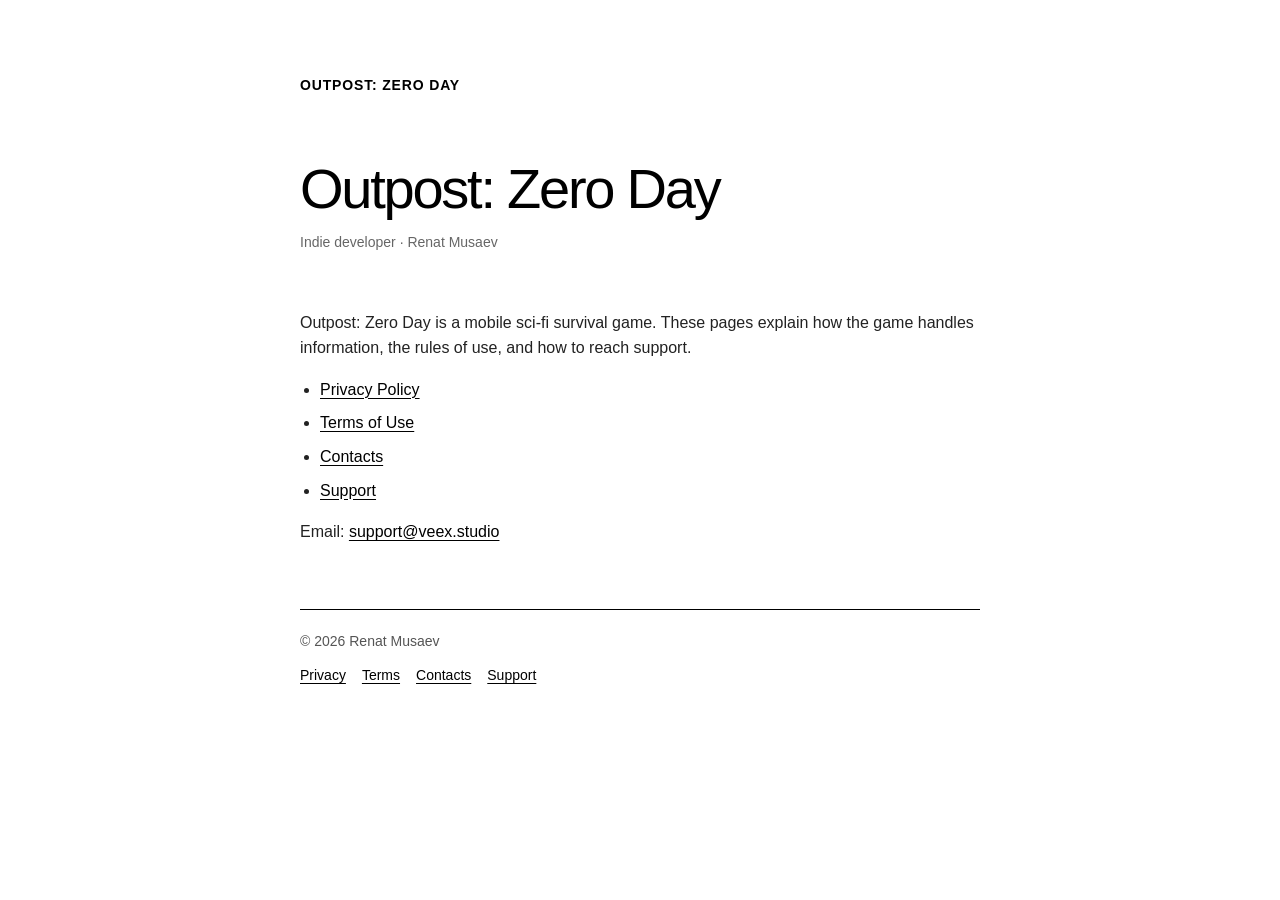
<file: index.html>
<!doctype html>
<html lang="en">
<head>
  <meta charset="utf-8">
  <meta name="viewport" content="width=device-width, initial-scale=1">
  <title>Outpost: Zero Day — Renat Musaev</title>
  <meta name="description" content="Privacy, terms, contacts, and support for Outpost: Zero Day by Renat Musaev.">
  <link rel="stylesheet" href="styles.css">
</head>
<body>
<main>
  <a class="brand" href="./">Outpost: Zero Day</a>
  <h1>Outpost: Zero Day</h1>
  <p class="updated">Indie developer · Renat Musaev</p>
  <p>Outpost: Zero Day is a mobile sci-fi survival game. These pages explain how the game handles information, the rules of use, and how to reach support.</p>
  <ul>
    <li><a href="outpost/policy/">Privacy Policy</a></li>
    <li><a href="outpost/terms/">Terms of Use</a></li>
    <li><a href="outpost/contacts/">Contacts</a></li>
    <li><a href="outpost/support/">Support</a></li>
  </ul>
  <p>Email: <a href="mailto:support@veex.studio">support@veex.studio</a></p>
  <footer>© 2026 Renat Musaev
    <nav>
      <a href="outpost/policy/">Privacy</a>
      <a href="outpost/terms/">Terms</a>
      <a href="outpost/contacts/">Contacts</a>
      <a href="outpost/support/">Support</a>
    </nav>
  </footer>
</main>
</body>
</html>
</file>
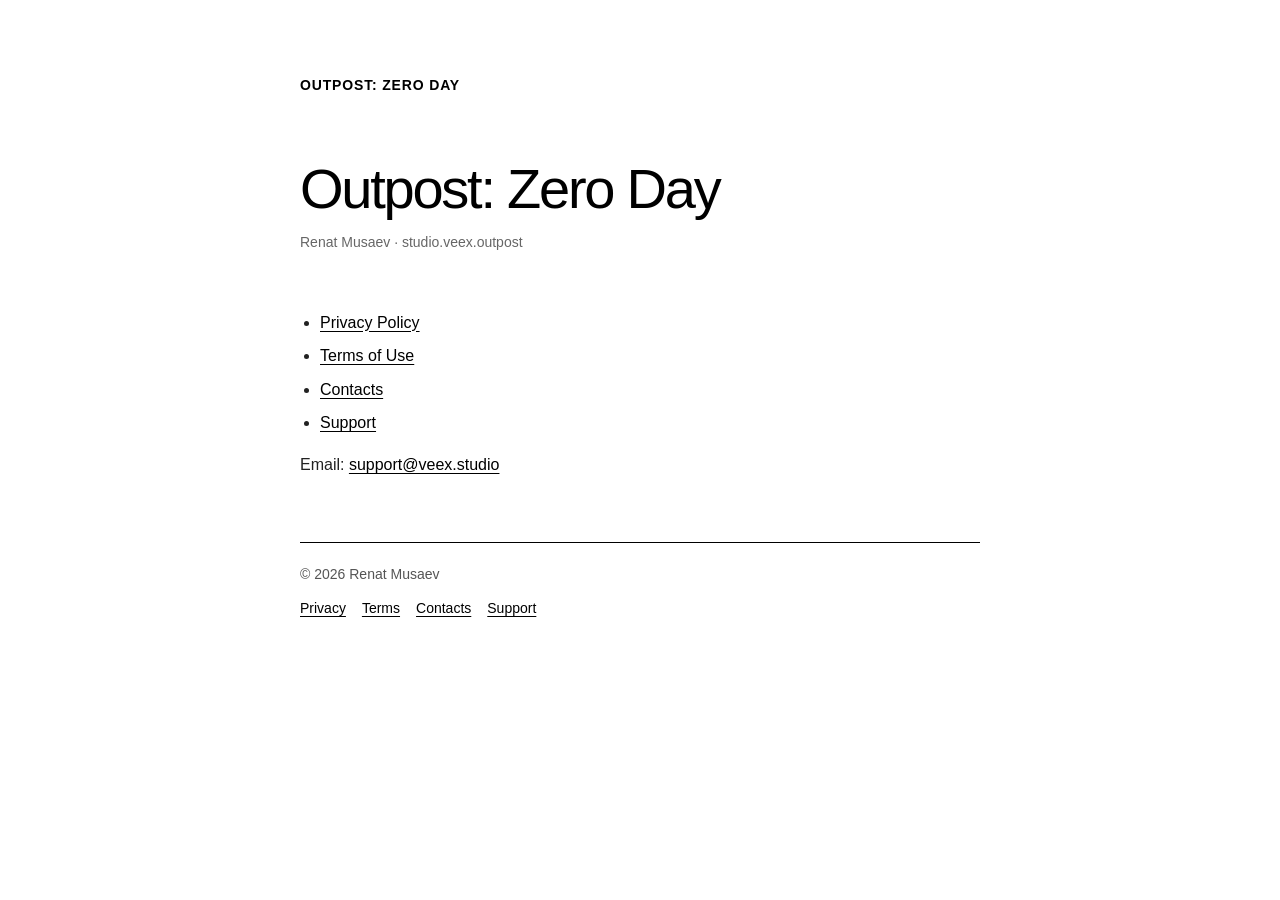
<file: outpost/index.html>
<!doctype html>
<html lang="en">
<head>
  <meta charset="utf-8">
  <meta name="viewport" content="width=device-width, initial-scale=1">
  <title>Outpost: Zero Day</title>
  <meta name="description" content="Information pages for Outpost: Zero Day by indie developer Renat Musaev.">
  <link rel="stylesheet" href="../styles.css">
</head>
<body>
<main>
  <a class="brand" href="./">Outpost: Zero Day</a>
  <h1>Outpost: Zero Day</h1>
  <p class="updated">Renat Musaev · studio.veex.outpost</p>
  <ul>
    <li><a href="policy/">Privacy Policy</a></li>
    <li><a href="terms/">Terms of Use</a></li>
    <li><a href="contacts/">Contacts</a></li>
    <li><a href="support/">Support</a></li>
  </ul>
  <p>Email: <a href="mailto:support@veex.studio">support@veex.studio</a></p>
  <footer>© 2026 Renat Musaev
    <nav>
      <a href="policy/">Privacy</a>
      <a href="terms/">Terms</a>
      <a href="contacts/">Contacts</a>
      <a href="support/">Support</a>
    </nav>
  </footer>
</main>
</body>
</html>
</file>
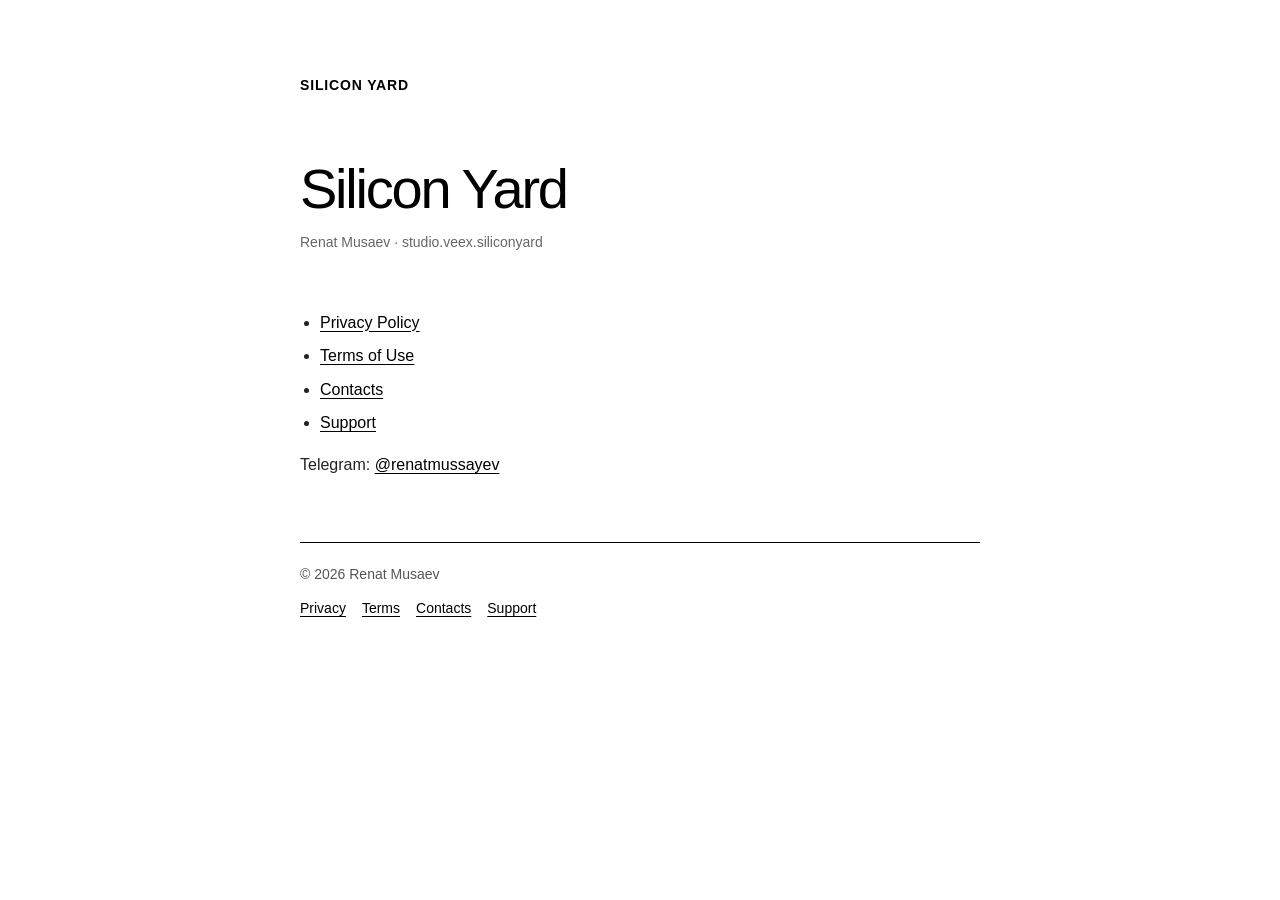
<file: siliconyard/index.html>
<!doctype html>
<html lang="en">
<head>
  <meta charset="utf-8">
  <meta name="viewport" content="width=device-width, initial-scale=1">
  <title>Silicon Yard</title>
  <meta name="description" content="Information pages for Silicon Yard by indie developer Renat Musaev.">
  <link rel="stylesheet" href="../styles.css">
</head>
<body>
<main>
  <a class="brand" href="./">Silicon Yard</a>
  <h1>Silicon Yard</h1>
  <p class="updated">Renat Musaev · studio.veex.siliconyard</p>
  <ul>
    <li><a href="policy/">Privacy Policy</a></li>
    <li><a href="terms/">Terms of Use</a></li>
    <li><a href="contacts/">Contacts</a></li>
    <li><a href="support/">Support</a></li>
  </ul>
  <p>Telegram: <a href="https://t.me/renatmussayev">@renatmussayev</a></p>
  <footer>© 2026 Renat Musaev
    <nav>
      <a href="policy/">Privacy</a>
      <a href="terms/">Terms</a>
      <a href="contacts/">Contacts</a>
      <a href="support/">Support</a>
    </nav>
  </footer>
</main>
</body>
</html>
</file>
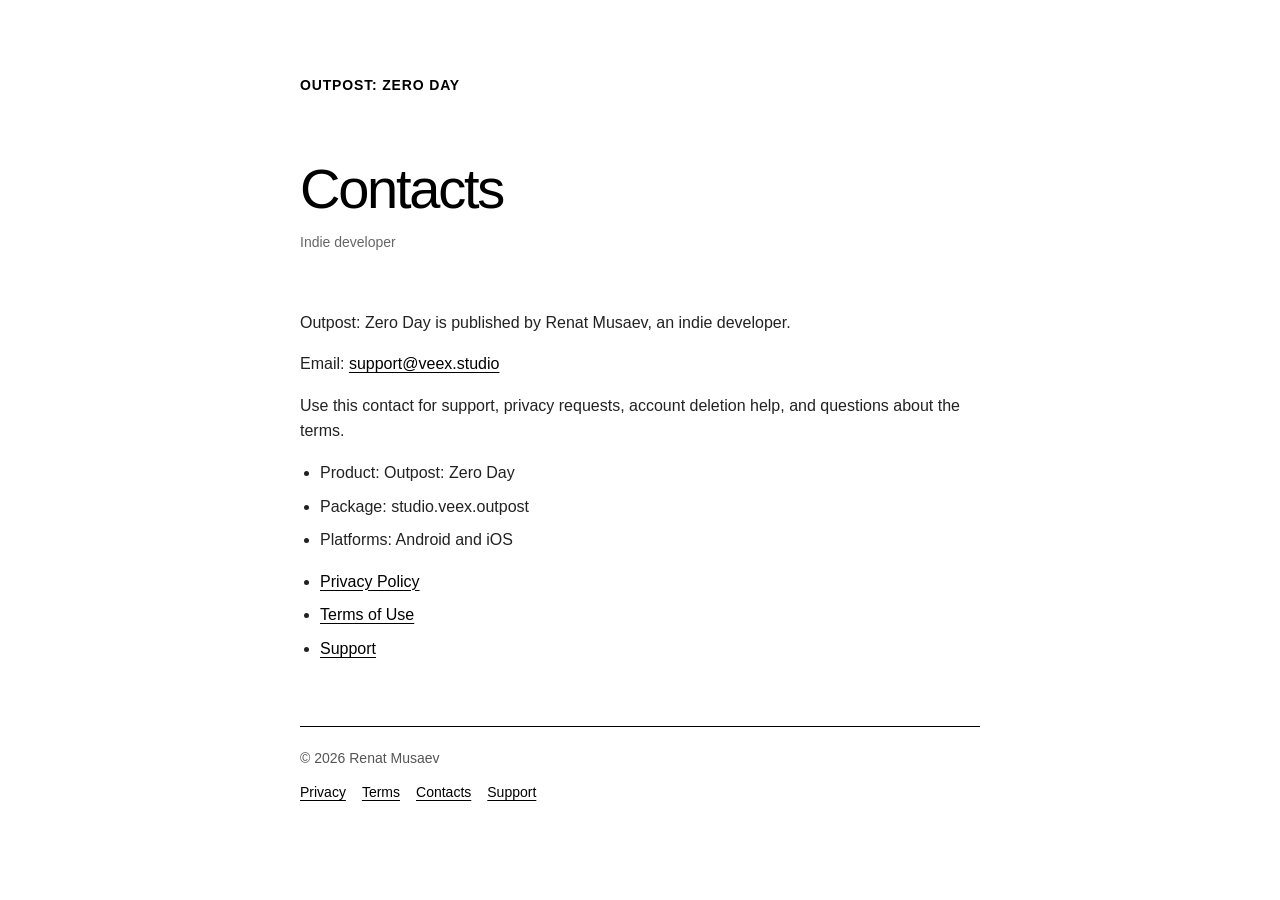
<file: outpost/contacts/index.html>
<!doctype html>
<html lang="en">
<head>
  <meta charset="utf-8">
  <meta name="viewport" content="width=device-width, initial-scale=1">
  <title>Contacts — Outpost: Zero Day</title>
  <meta name="description" content="Contact indie developer Renat Musaev about Outpost: Zero Day.">
  <link rel="stylesheet" href="../../styles.css">
</head>
<body>
<main>
  <a class="brand" href="../">Outpost: Zero Day</a>
  <h1>Contacts</h1>
  <p class="updated">Indie developer</p>
  <p>Outpost: Zero Day is published by Renat Musaev, an indie developer.</p>
  <p>Email: <a href="mailto:support@veex.studio">support@veex.studio</a></p>
  <p>Use this contact for support, privacy requests, account deletion help, and questions about the terms.</p>
  <ul>
    <li>Product: Outpost: Zero Day</li>
    <li>Package: studio.veex.outpost</li>
    <li>Platforms: Android and iOS</li>
  </ul>
  <ul>
    <li><a href="../policy/">Privacy Policy</a></li>
    <li><a href="../terms/">Terms of Use</a></li>
    <li><a href="../support/">Support</a></li>
  </ul>

  <footer>© 2026 Renat Musaev
    <nav>
      <a href="../policy/">Privacy</a>
      <a href="../terms/">Terms</a>
      <a href="../contacts/">Contacts</a>
      <a href="../support/">Support</a>
    </nav>
  </footer>
</main>
</body>
</html>
</file>
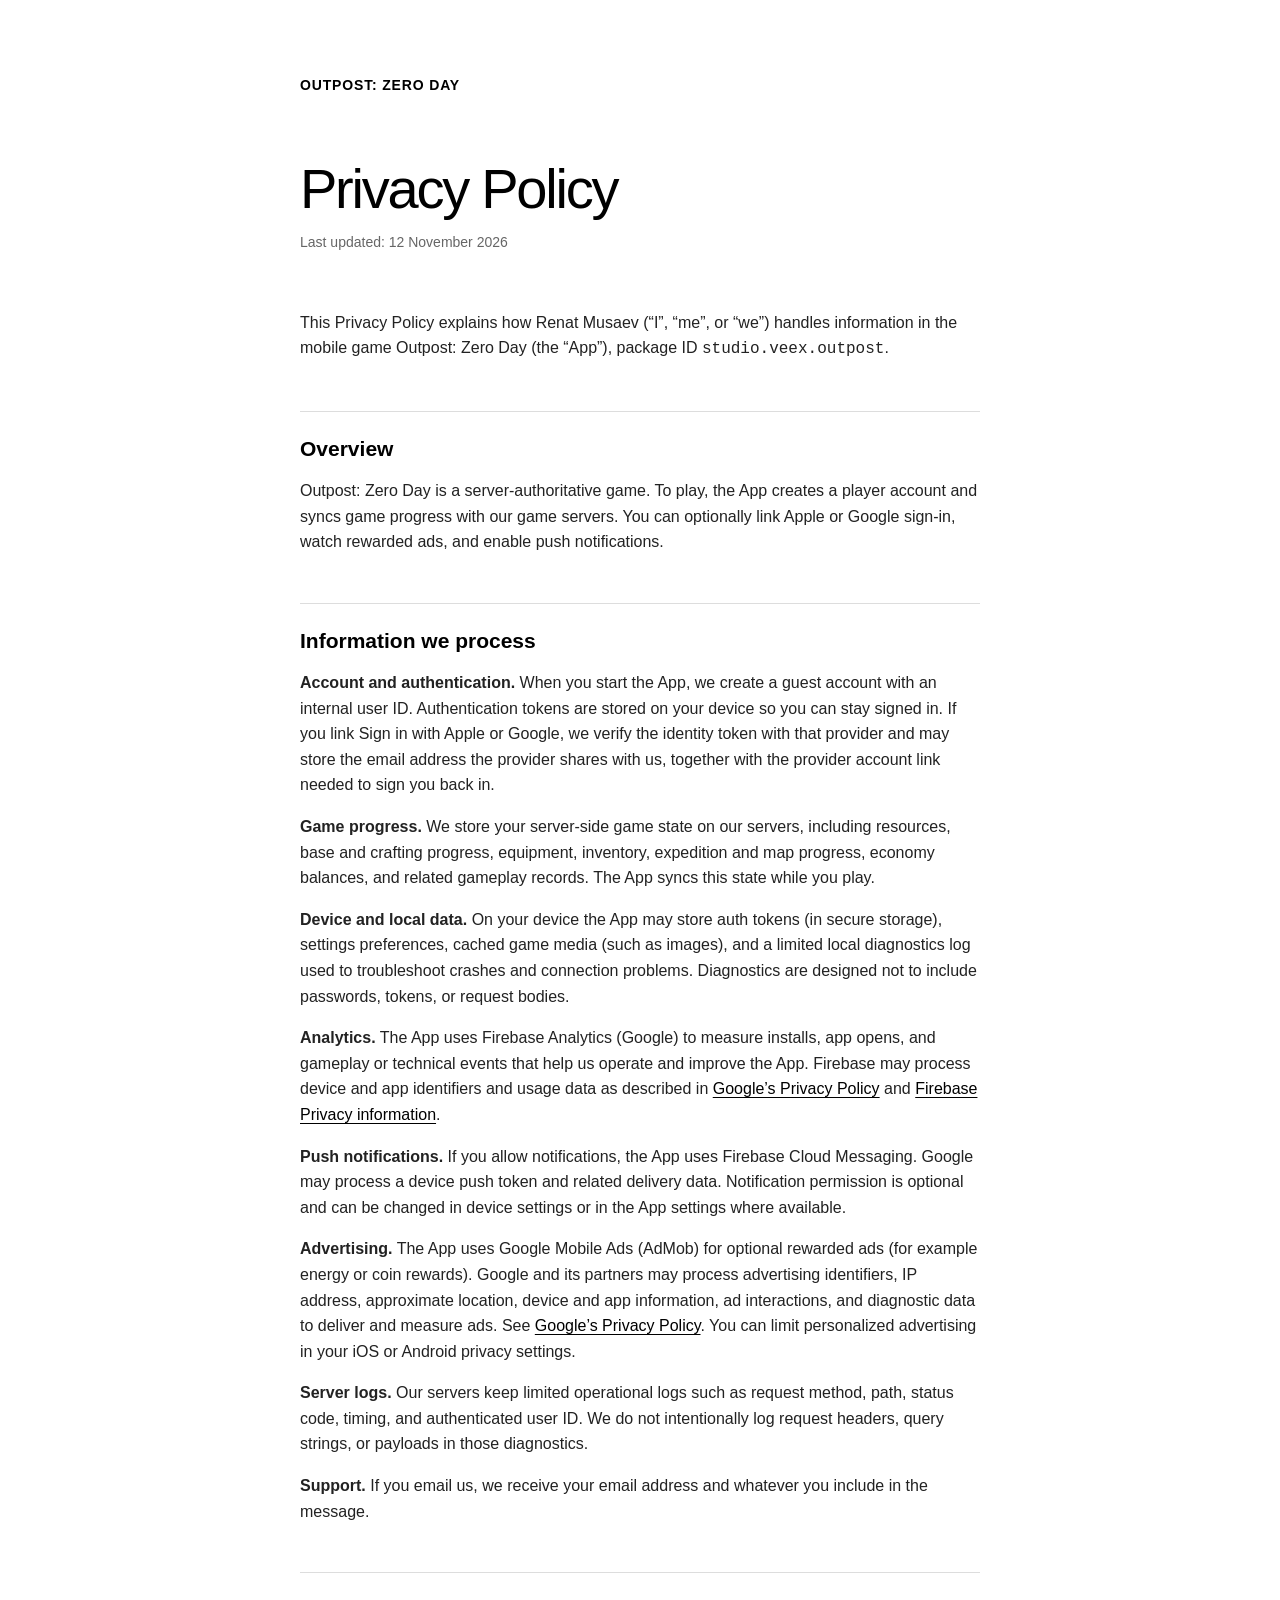
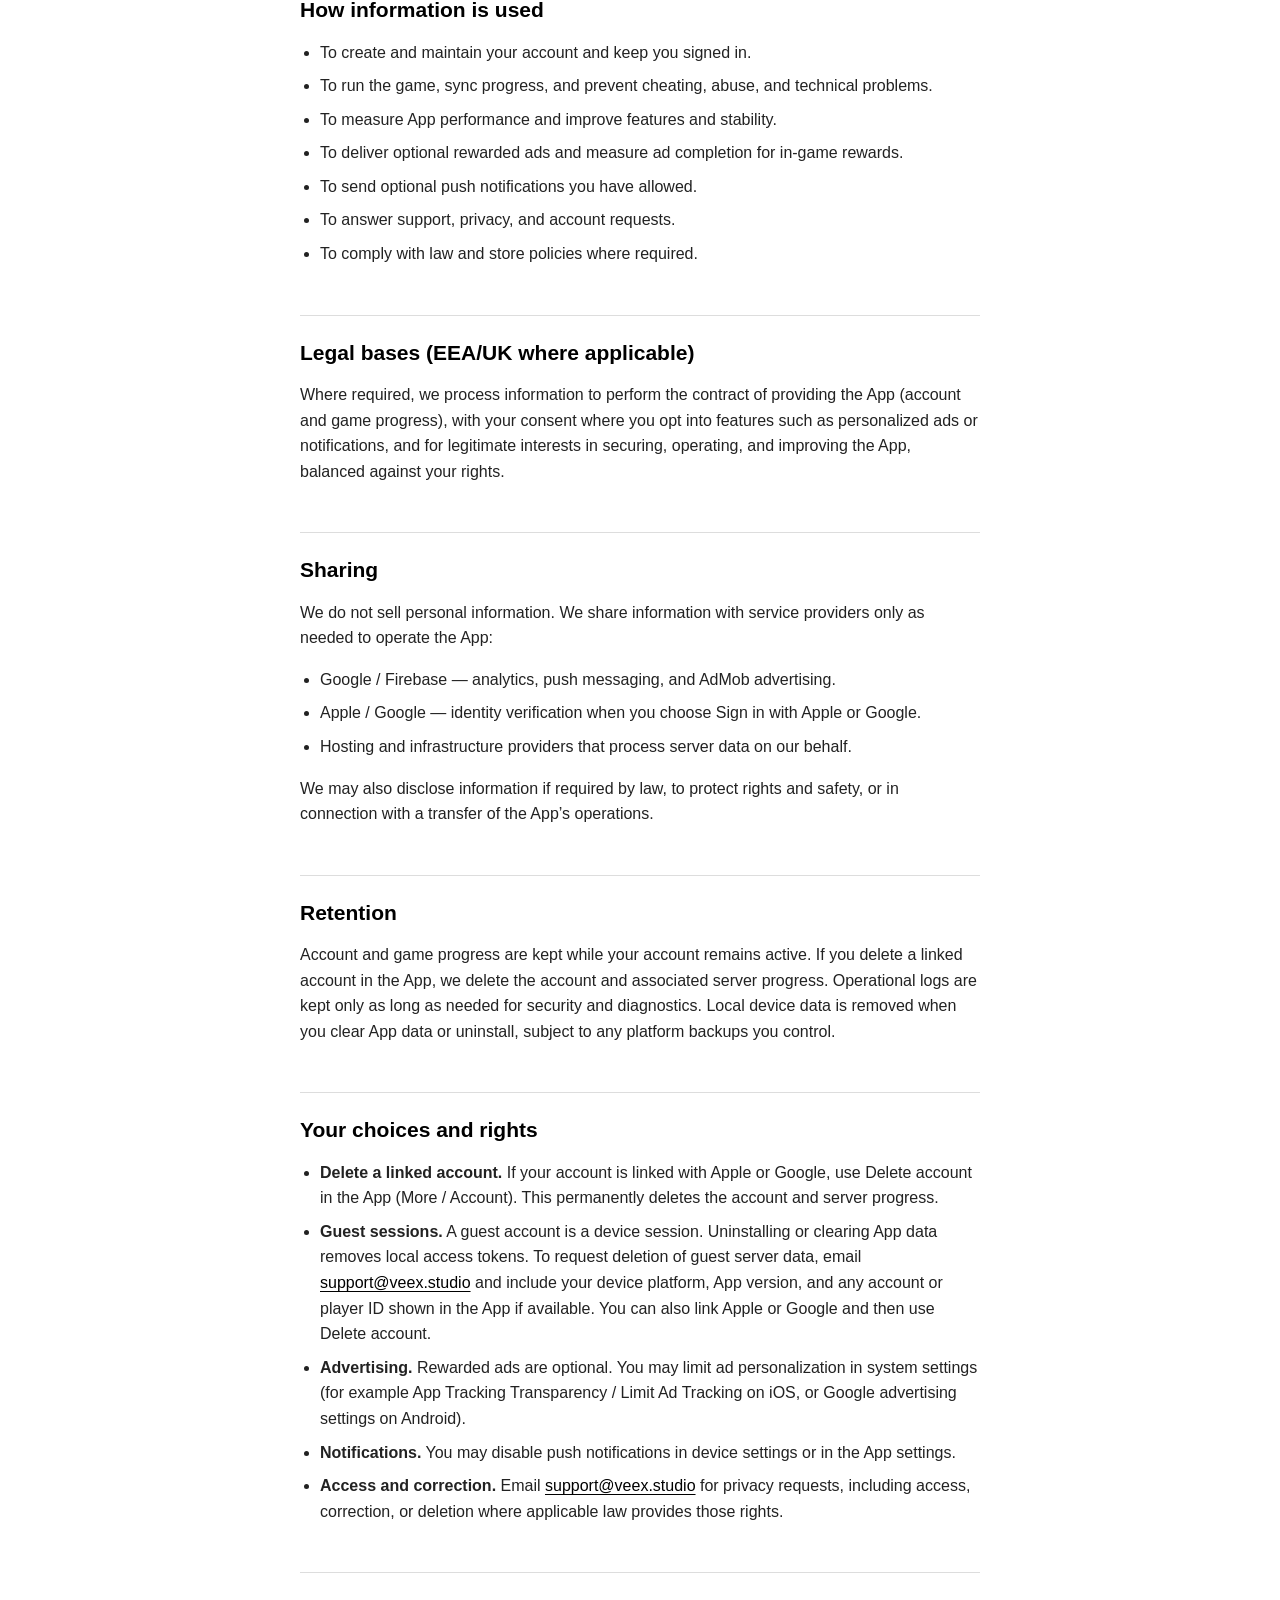
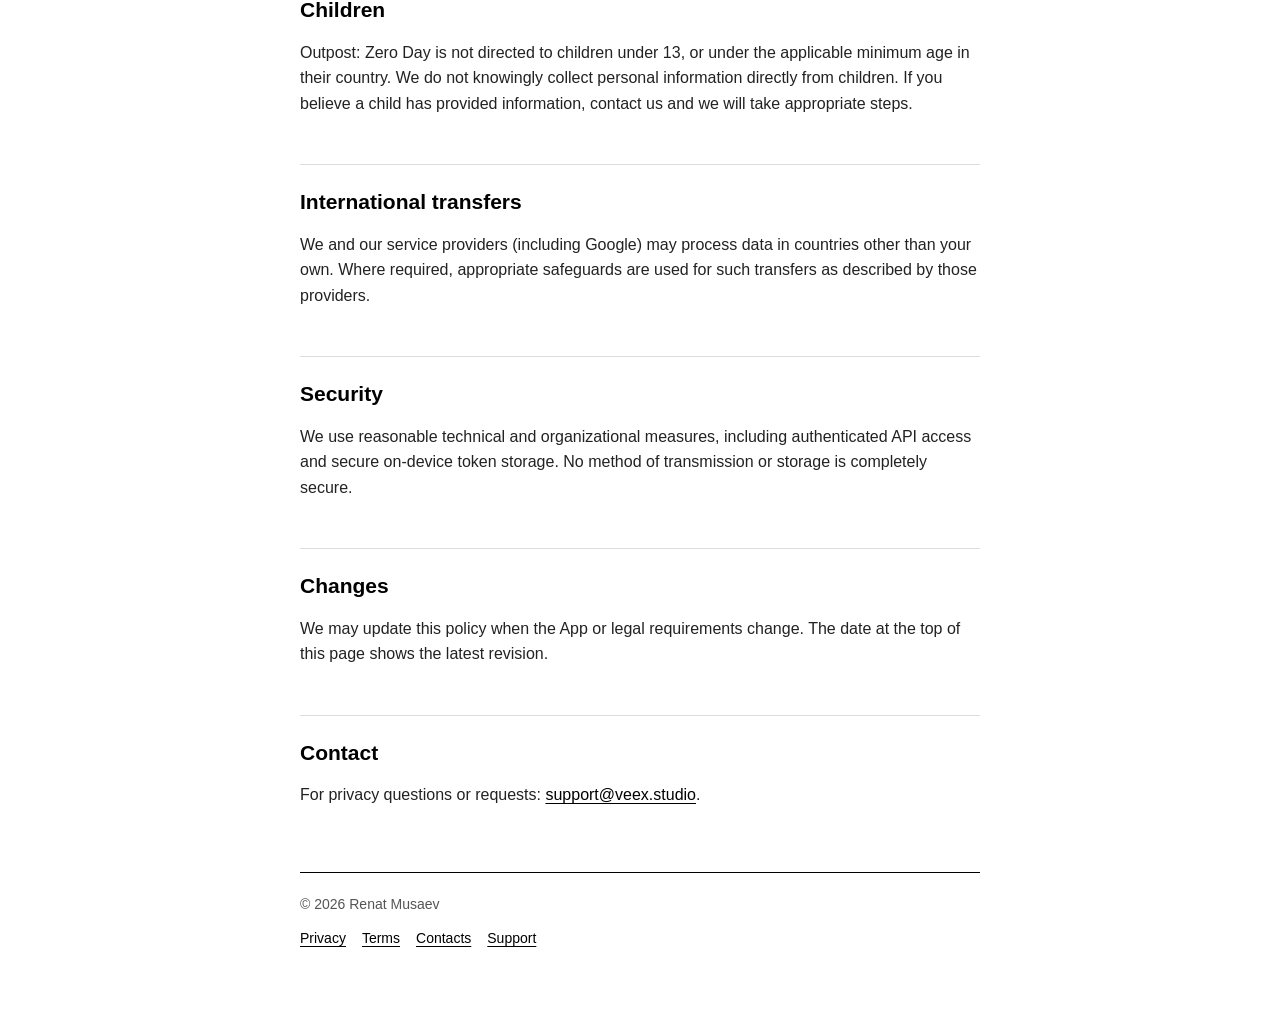
<file: outpost/policy/index.html>
<!doctype html>
<html lang="en">
<head>
  <meta charset="utf-8">
  <meta name="viewport" content="width=device-width, initial-scale=1">
  <title>Privacy Policy — Outpost: Zero Day</title>
  <meta name="description" content="Privacy Policy for Outpost: Zero Day by indie developer Renat Musaev.">
  <link rel="stylesheet" href="../../styles.css">
</head>
<body>
<main>
  <a class="brand" href="../">Outpost: Zero Day</a>
  <h1>Privacy Policy</h1>
  <p class="updated">Last updated: 12 November 2026</p>
  <p>This Privacy Policy explains how Renat Musaev (“I”, “me”, or “we”) handles information in the mobile game Outpost: Zero Day (the “App”), package ID <code>studio.veex.outpost</code>.</p>

  <h2>Overview</h2>
  <p>Outpost: Zero Day is a server-authoritative game. To play, the App creates a player account and syncs game progress with our game servers. You can optionally link Apple or Google sign-in, watch rewarded ads, and enable push notifications.</p>

  <h2>Information we process</h2>
  <p><strong>Account and authentication.</strong> When you start the App, we create a guest account with an internal user ID. Authentication tokens are stored on your device so you can stay signed in. If you link Sign in with Apple or Google, we verify the identity token with that provider and may store the email address the provider shares with us, together with the provider account link needed to sign you back in.</p>
  <p><strong>Game progress.</strong> We store your server-side game state on our servers, including resources, base and crafting progress, equipment, inventory, expedition and map progress, economy balances, and related gameplay records. The App syncs this state while you play.</p>
  <p><strong>Device and local data.</strong> On your device the App may store auth tokens (in secure storage), settings preferences, cached game media (such as images), and a limited local diagnostics log used to troubleshoot crashes and connection problems. Diagnostics are designed not to include passwords, tokens, or request bodies.</p>
  <p><strong>Analytics.</strong> The App uses Firebase Analytics (Google) to measure installs, app opens, and gameplay or technical events that help us operate and improve the App. Firebase may process device and app identifiers and usage data as described in <a href="https://policies.google.com/privacy" rel="noopener noreferrer">Google’s Privacy Policy</a> and <a href="https://firebase.google.com/support/privacy" rel="noopener noreferrer">Firebase Privacy information</a>.</p>
  <p><strong>Push notifications.</strong> If you allow notifications, the App uses Firebase Cloud Messaging. Google may process a device push token and related delivery data. Notification permission is optional and can be changed in device settings or in the App settings where available.</p>
  <p><strong>Advertising.</strong> The App uses Google Mobile Ads (AdMob) for optional rewarded ads (for example energy or coin rewards). Google and its partners may process advertising identifiers, IP address, approximate location, device and app information, ad interactions, and diagnostic data to deliver and measure ads. See <a href="https://policies.google.com/privacy" rel="noopener noreferrer">Google’s Privacy Policy</a>. You can limit personalized advertising in your iOS or Android privacy settings.</p>
  <p><strong>Server logs.</strong> Our servers keep limited operational logs such as request method, path, status code, timing, and authenticated user ID. We do not intentionally log request headers, query strings, or payloads in those diagnostics.</p>
  <p><strong>Support.</strong> If you email us, we receive your email address and whatever you include in the message.</p>

  <h2>How information is used</h2>
  <ul>
    <li>To create and maintain your account and keep you signed in.</li>
    <li>To run the game, sync progress, and prevent cheating, abuse, and technical problems.</li>
    <li>To measure App performance and improve features and stability.</li>
    <li>To deliver optional rewarded ads and measure ad completion for in-game rewards.</li>
    <li>To send optional push notifications you have allowed.</li>
    <li>To answer support, privacy, and account requests.</li>
    <li>To comply with law and store policies where required.</li>
  </ul>

  <h2>Legal bases (EEA/UK where applicable)</h2>
  <p>Where required, we process information to perform the contract of providing the App (account and game progress), with your consent where you opt into features such as personalized ads or notifications, and for legitimate interests in securing, operating, and improving the App, balanced against your rights.</p>

  <h2>Sharing</h2>
  <p>We do not sell personal information. We share information with service providers only as needed to operate the App:</p>
  <ul>
    <li>Google / Firebase — analytics, push messaging, and AdMob advertising.</li>
    <li>Apple / Google — identity verification when you choose Sign in with Apple or Google.</li>
    <li>Hosting and infrastructure providers that process server data on our behalf.</li>
  </ul>
  <p>We may also disclose information if required by law, to protect rights and safety, or in connection with a transfer of the App’s operations.</p>

  <h2>Retention</h2>
  <p>Account and game progress are kept while your account remains active. If you delete a linked account in the App, we delete the account and associated server progress. Operational logs are kept only as long as needed for security and diagnostics. Local device data is removed when you clear App data or uninstall, subject to any platform backups you control.</p>

  <h2>Your choices and rights</h2>
  <ul>
    <li><strong>Delete a linked account.</strong> If your account is linked with Apple or Google, use Delete account in the App (More / Account). This permanently deletes the account and server progress.</li>
    <li><strong>Guest sessions.</strong> A guest account is a device session. Uninstalling or clearing App data removes local access tokens. To request deletion of guest server data, email <a href="mailto:support@veex.studio">support@veex.studio</a> and include your device platform, App version, and any account or player ID shown in the App if available. You can also link Apple or Google and then use Delete account.</li>
    <li><strong>Advertising.</strong> Rewarded ads are optional. You may limit ad personalization in system settings (for example App Tracking Transparency / Limit Ad Tracking on iOS, or Google advertising settings on Android).</li>
    <li><strong>Notifications.</strong> You may disable push notifications in device settings or in the App settings.</li>
    <li><strong>Access and correction.</strong> Email <a href="mailto:support@veex.studio">support@veex.studio</a> for privacy requests, including access, correction, or deletion where applicable law provides those rights.</li>
  </ul>

  <h2>Children</h2>
  <p>Outpost: Zero Day is not directed to children under 13, or under the applicable minimum age in their country. We do not knowingly collect personal information directly from children. If you believe a child has provided information, contact us and we will take appropriate steps.</p>

  <h2>International transfers</h2>
  <p>We and our service providers (including Google) may process data in countries other than your own. Where required, appropriate safeguards are used for such transfers as described by those providers.</p>

  <h2>Security</h2>
  <p>We use reasonable technical and organizational measures, including authenticated API access and secure on-device token storage. No method of transmission or storage is completely secure.</p>

  <h2>Changes</h2>
  <p>We may update this policy when the App or legal requirements change. The date at the top of this page shows the latest revision.</p>

  <h2>Contact</h2>
  <p>For privacy questions or requests: <a href="mailto:support@veex.studio">support@veex.studio</a>.</p>

  <footer>© 2026 Renat Musaev
    <nav>
      <a href="../policy/">Privacy</a>
      <a href="../terms/">Terms</a>
      <a href="../contacts/">Contacts</a>
      <a href="../support/">Support</a>
    </nav>
  </footer>
</main>
</body>
</html>
</file>
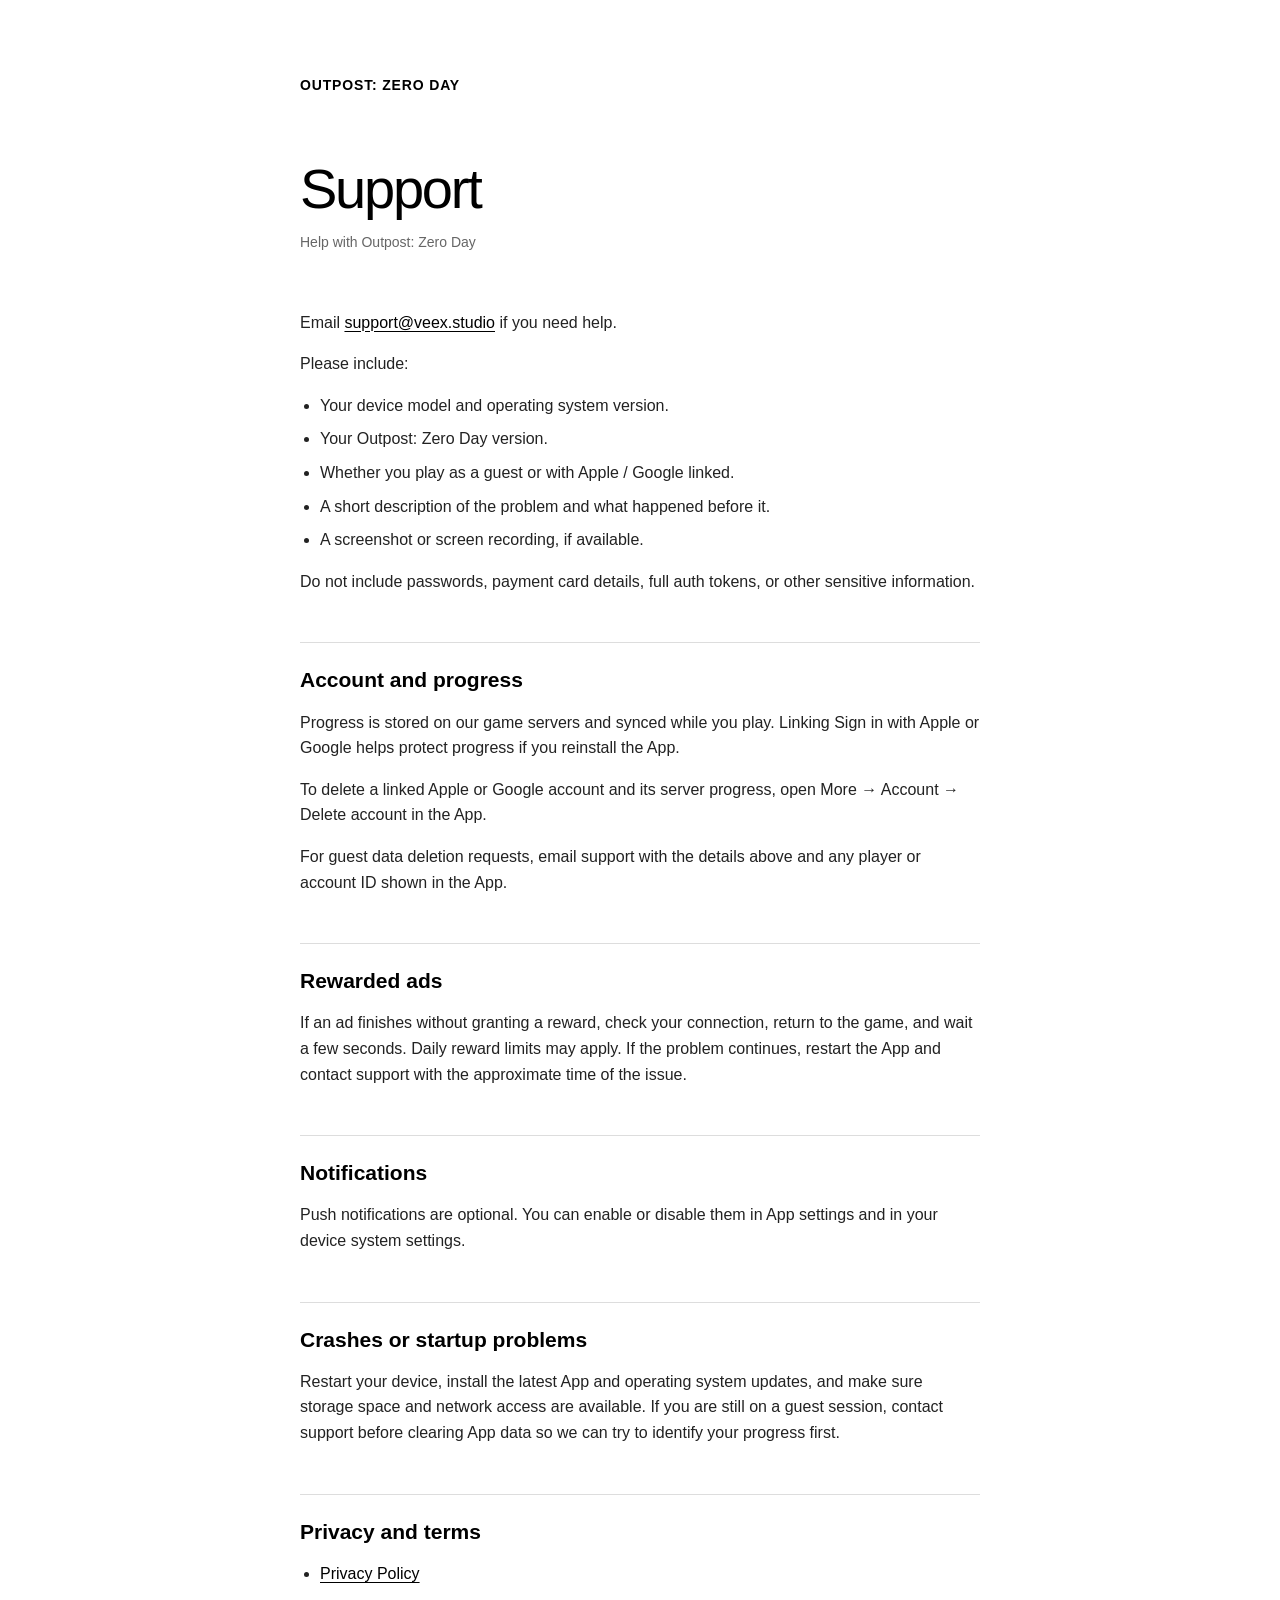
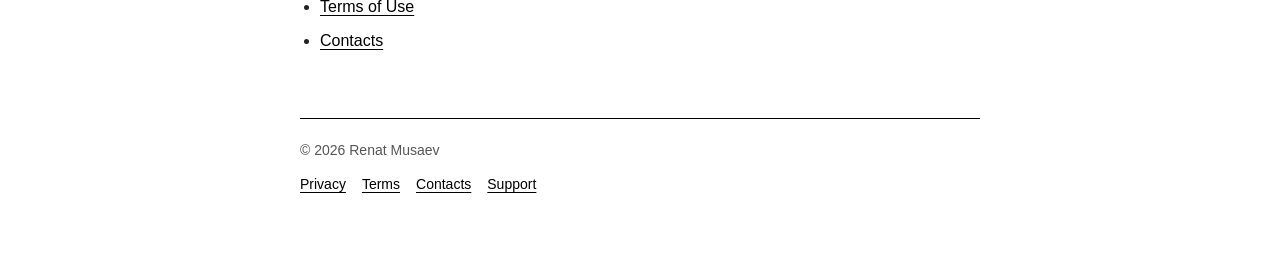
<file: outpost/support/index.html>
<!doctype html>
<html lang="en">
<head>
  <meta charset="utf-8">
  <meta name="viewport" content="width=device-width, initial-scale=1">
  <title>Support — Outpost: Zero Day</title>
  <meta name="description" content="Support information for Outpost: Zero Day by indie developer Renat Musaev.">
  <link rel="stylesheet" href="../../styles.css">
</head>
<body>
<main>
  <a class="brand" href="../">Outpost: Zero Day</a>
  <h1>Support</h1>
  <p class="updated">Help with Outpost: Zero Day</p>
  <p>Email <a href="mailto:support@veex.studio">support@veex.studio</a> if you need help.</p>
  <p>Please include:</p>
  <ul>
    <li>Your device model and operating system version.</li>
    <li>Your Outpost: Zero Day version.</li>
    <li>Whether you play as a guest or with Apple / Google linked.</li>
    <li>A short description of the problem and what happened before it.</li>
    <li>A screenshot or screen recording, if available.</li>
  </ul>
  <p>Do not include passwords, payment card details, full auth tokens, or other sensitive information.</p>

  <h2>Account and progress</h2>
  <p>Progress is stored on our game servers and synced while you play. Linking Sign in with Apple or Google helps protect progress if you reinstall the App.</p>
  <p>To delete a linked Apple or Google account and its server progress, open More → Account → Delete account in the App.</p>
  <p>For guest data deletion requests, email support with the details above and any player or account ID shown in the App.</p>

  <h2>Rewarded ads</h2>
  <p>If an ad finishes without granting a reward, check your connection, return to the game, and wait a few seconds. Daily reward limits may apply. If the problem continues, restart the App and contact support with the approximate time of the issue.</p>

  <h2>Notifications</h2>
  <p>Push notifications are optional. You can enable or disable them in App settings and in your device system settings.</p>

  <h2>Crashes or startup problems</h2>
  <p>Restart your device, install the latest App and operating system updates, and make sure storage space and network access are available. If you are still on a guest session, contact support before clearing App data so we can try to identify your progress first.</p>

  <h2>Privacy and terms</h2>
  <ul>
    <li><a href="../policy/">Privacy Policy</a></li>
    <li><a href="../terms/">Terms of Use</a></li>
    <li><a href="../contacts/">Contacts</a></li>
  </ul>

  <footer>© 2026 Renat Musaev
    <nav>
      <a href="../policy/">Privacy</a>
      <a href="../terms/">Terms</a>
      <a href="../contacts/">Contacts</a>
      <a href="../support/">Support</a>
    </nav>
  </footer>
</main>
</body>
</html>
</file>
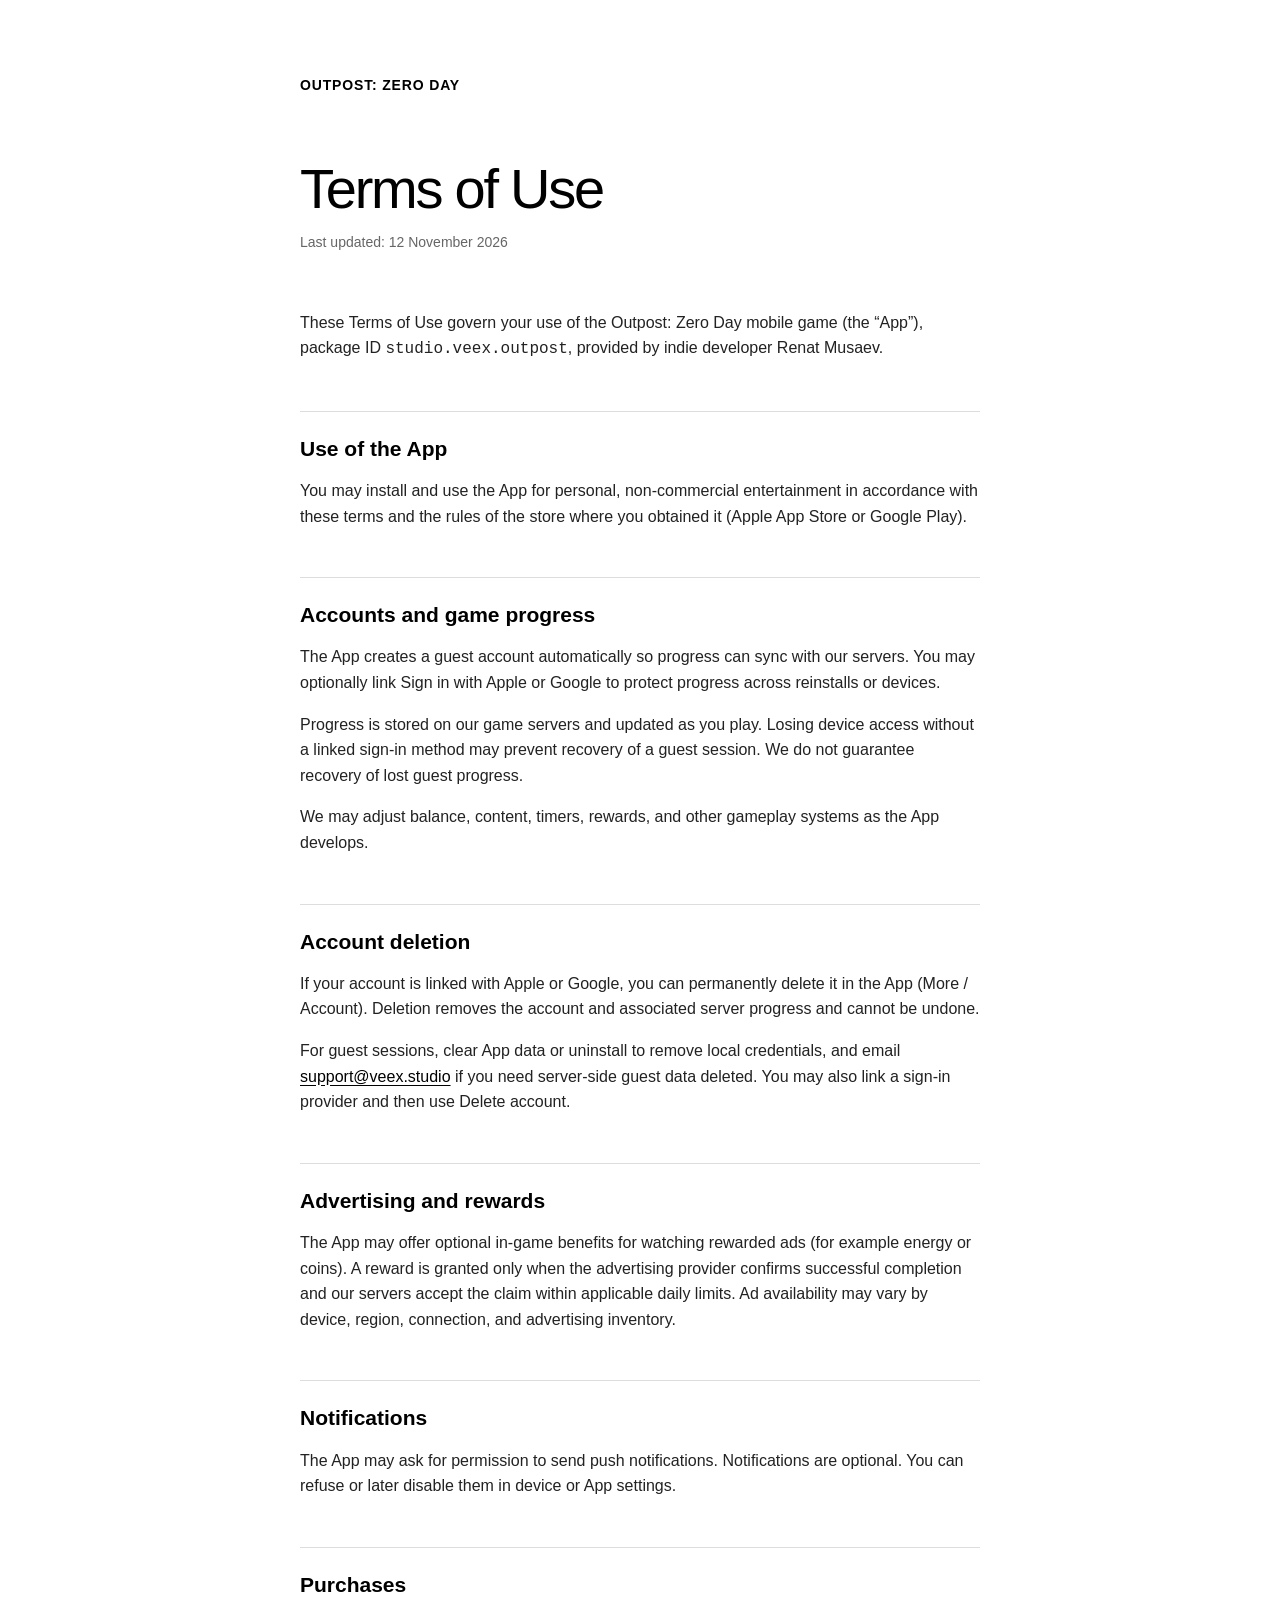
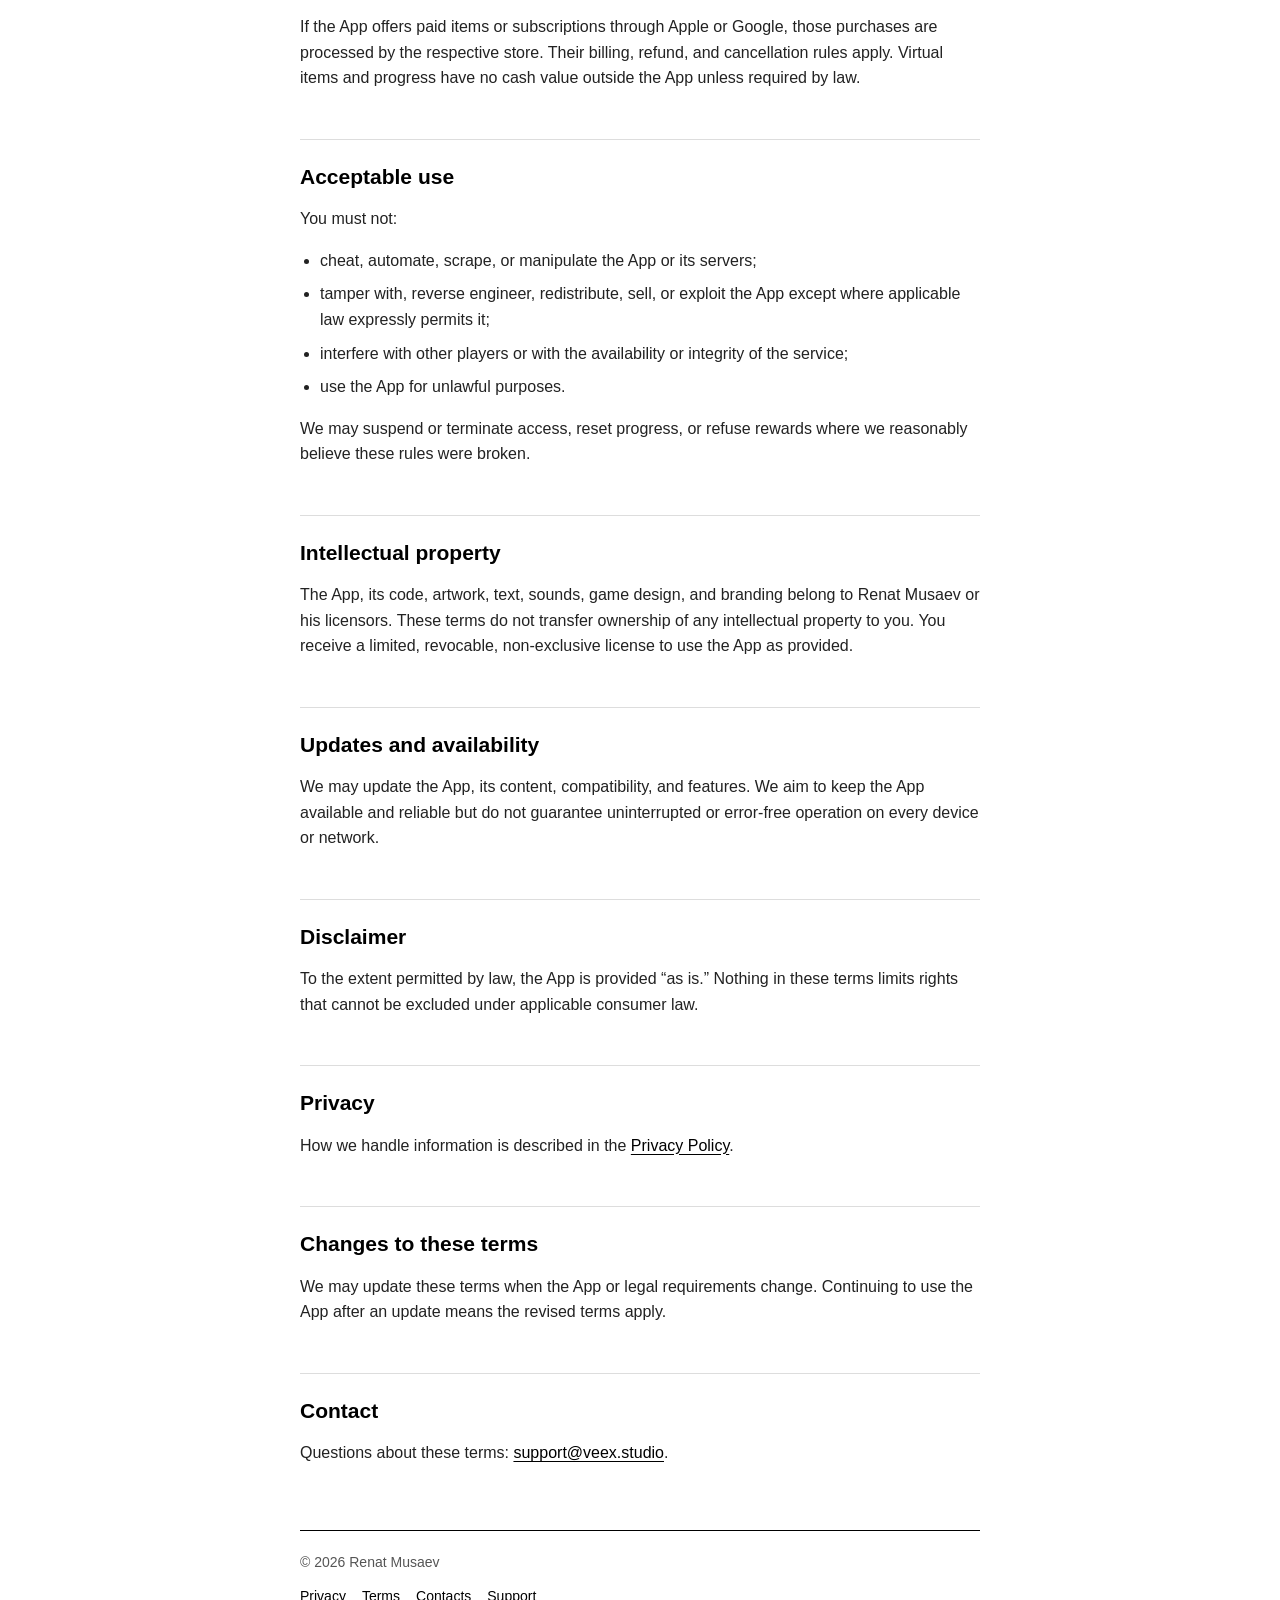
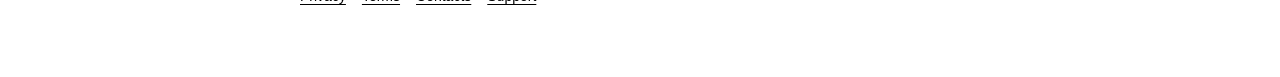
<file: outpost/terms/index.html>
<!doctype html>
<html lang="en">
<head>
  <meta charset="utf-8">
  <meta name="viewport" content="width=device-width, initial-scale=1">
  <title>Terms of Use — Outpost: Zero Day</title>
  <meta name="description" content="Terms of Use for Outpost: Zero Day by indie developer Renat Musaev.">
  <link rel="stylesheet" href="../../styles.css">
</head>
<body>
<main>
  <a class="brand" href="../">Outpost: Zero Day</a>
  <h1>Terms of Use</h1>
  <p class="updated">Last updated: 12 November 2026</p>
  <p>These Terms of Use govern your use of the Outpost: Zero Day mobile game (the “App”), package ID <code>studio.veex.outpost</code>, provided by indie developer Renat Musaev.</p>

  <h2>Use of the App</h2>
  <p>You may install and use the App for personal, non-commercial entertainment in accordance with these terms and the rules of the store where you obtained it (Apple App Store or Google Play).</p>

  <h2>Accounts and game progress</h2>
  <p>The App creates a guest account automatically so progress can sync with our servers. You may optionally link Sign in with Apple or Google to protect progress across reinstalls or devices.</p>
  <p>Progress is stored on our game servers and updated as you play. Losing device access without a linked sign-in method may prevent recovery of a guest session. We do not guarantee recovery of lost guest progress.</p>
  <p>We may adjust balance, content, timers, rewards, and other gameplay systems as the App develops.</p>

  <h2>Account deletion</h2>
  <p>If your account is linked with Apple or Google, you can permanently delete it in the App (More / Account). Deletion removes the account and associated server progress and cannot be undone.</p>
  <p>For guest sessions, clear App data or uninstall to remove local credentials, and email <a href="mailto:support@veex.studio">support@veex.studio</a> if you need server-side guest data deleted. You may also link a sign-in provider and then use Delete account.</p>

  <h2>Advertising and rewards</h2>
  <p>The App may offer optional in-game benefits for watching rewarded ads (for example energy or coins). A reward is granted only when the advertising provider confirms successful completion and our servers accept the claim within applicable daily limits. Ad availability may vary by device, region, connection, and advertising inventory.</p>

  <h2>Notifications</h2>
  <p>The App may ask for permission to send push notifications. Notifications are optional. You can refuse or later disable them in device or App settings.</p>

  <h2>Purchases</h2>
  <p>If the App offers paid items or subscriptions through Apple or Google, those purchases are processed by the respective store. Their billing, refund, and cancellation rules apply. Virtual items and progress have no cash value outside the App unless required by law.</p>

  <h2>Acceptable use</h2>
  <p>You must not:</p>
  <ul>
    <li>cheat, automate, scrape, or manipulate the App or its servers;</li>
    <li>tamper with, reverse engineer, redistribute, sell, or exploit the App except where applicable law expressly permits it;</li>
    <li>interfere with other players or with the availability or integrity of the service;</li>
    <li>use the App for unlawful purposes.</li>
  </ul>
  <p>We may suspend or terminate access, reset progress, or refuse rewards where we reasonably believe these rules were broken.</p>

  <h2>Intellectual property</h2>
  <p>The App, its code, artwork, text, sounds, game design, and branding belong to Renat Musaev or his licensors. These terms do not transfer ownership of any intellectual property to you. You receive a limited, revocable, non-exclusive license to use the App as provided.</p>

  <h2>Updates and availability</h2>
  <p>We may update the App, its content, compatibility, and features. We aim to keep the App available and reliable but do not guarantee uninterrupted or error-free operation on every device or network.</p>

  <h2>Disclaimer</h2>
  <p>To the extent permitted by law, the App is provided “as is.” Nothing in these terms limits rights that cannot be excluded under applicable consumer law.</p>

  <h2>Privacy</h2>
  <p>How we handle information is described in the <a href="../policy/">Privacy Policy</a>.</p>

  <h2>Changes to these terms</h2>
  <p>We may update these terms when the App or legal requirements change. Continuing to use the App after an update means the revised terms apply.</p>

  <h2>Contact</h2>
  <p>Questions about these terms: <a href="mailto:support@veex.studio">support@veex.studio</a>.</p>

  <footer>© 2026 Renat Musaev
    <nav>
      <a href="../policy/">Privacy</a>
      <a href="../terms/">Terms</a>
      <a href="../contacts/">Contacts</a>
      <a href="../support/">Support</a>
    </nav>
  </footer>
</main>
</body>
</html>
</file>
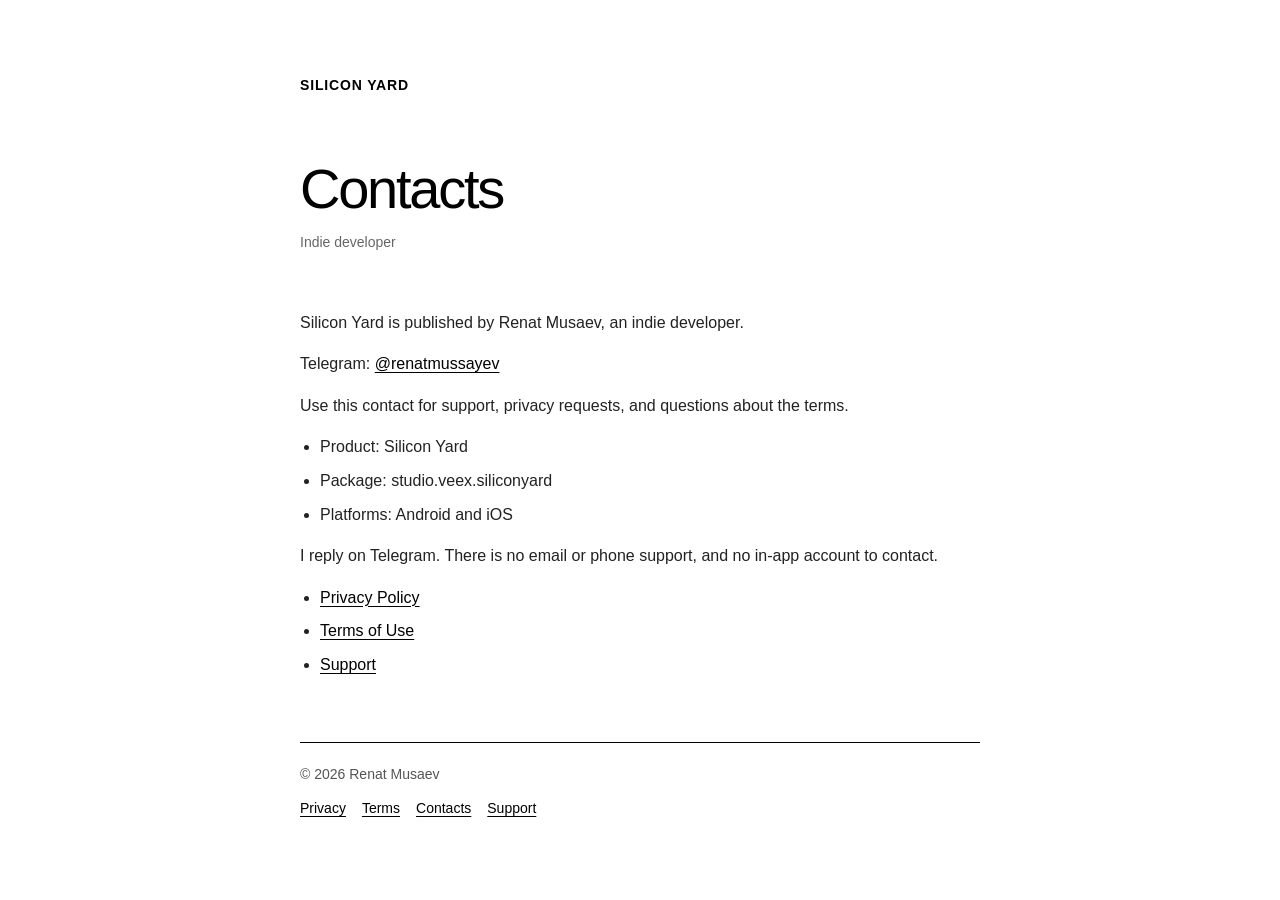
<file: siliconyard/contacts/index.html>
<!doctype html>
<html lang="en">
<head>
  <meta charset="utf-8">
  <meta name="viewport" content="width=device-width, initial-scale=1">
  <title>Contacts — Silicon Yard</title>
  <meta name="description" content="Contact indie developer Renat Musaev about Silicon Yard.">
  <link rel="stylesheet" href="../../styles.css">
</head>
<body>
<main>
  <a class="brand" href="../">Silicon Yard</a>
  <h1>Contacts</h1>
  <p class="updated">Indie developer</p>
  <p>Silicon Yard is published by Renat Musaev, an indie developer.</p>
  <p>Telegram: <a href="https://t.me/renatmussayev">@renatmussayev</a></p>
  <p>Use this contact for support, privacy requests, and questions about the terms.</p>
  <ul>
    <li>Product: Silicon Yard</li>
    <li>Package: studio.veex.siliconyard</li>
    <li>Platforms: Android and iOS</li>
  </ul>
  <p>I reply on Telegram. There is no email or phone support, and no in-app account to contact.</p>
  <ul>
    <li><a href="../policy/">Privacy Policy</a></li>
    <li><a href="../terms/">Terms of Use</a></li>
    <li><a href="../support/">Support</a></li>
  </ul>

  <footer>© 2026 Renat Musaev
    <nav>
      <a href="../policy/">Privacy</a>
      <a href="../terms/">Terms</a>
      <a href="../contacts/">Contacts</a>
      <a href="../support/">Support</a>
    </nav>
  </footer>
</main>
</body>
</html>
</file>
<file: styles.css>
* { box-sizing: border-box; }
html { background: #fff; color: #000; }
body { margin: 0; font-family: Arial, Helvetica, sans-serif; font-size: 16px; line-height: 1.6; }
main { width: min(100% - 40px, 680px); margin: 0 auto; padding: 72px 0; }
a { color: #000; text-underline-offset: 3px; }
a:hover { text-decoration-thickness: 2px; }
.brand { display: inline-block; margin-bottom: 64px; font-size: 14px; font-weight: 700; letter-spacing: 0.06em; text-decoration: none; text-transform: uppercase; }
h1 { margin: 0 0 12px; font-size: clamp(36px, 8vw, 56px); font-weight: 500; line-height: 1.05; letter-spacing: -0.04em; }
.updated { margin: 0 0 56px; color: #666; font-size: 14px; }
h2 { margin: 48px 0 12px; padding-top: 24px; border-top: 1px solid #ddd; font-size: 21px; line-height: 1.25; }
p, li { color: #222; }
ul { padding-left: 20px; }
li + li { margin-top: 8px; }
footer { margin-top: 64px; padding-top: 20px; border-top: 1px solid #000; color: #555; font-size: 14px; }
footer nav { display: flex; flex-wrap: wrap; gap: 16px; margin-top: 12px; }
@media (max-width: 520px) { main { width: min(100% - 28px, 680px); padding: 40px 0; } .brand { margin-bottom: 44px; } .updated { margin-bottom: 44px; } }
</file>
